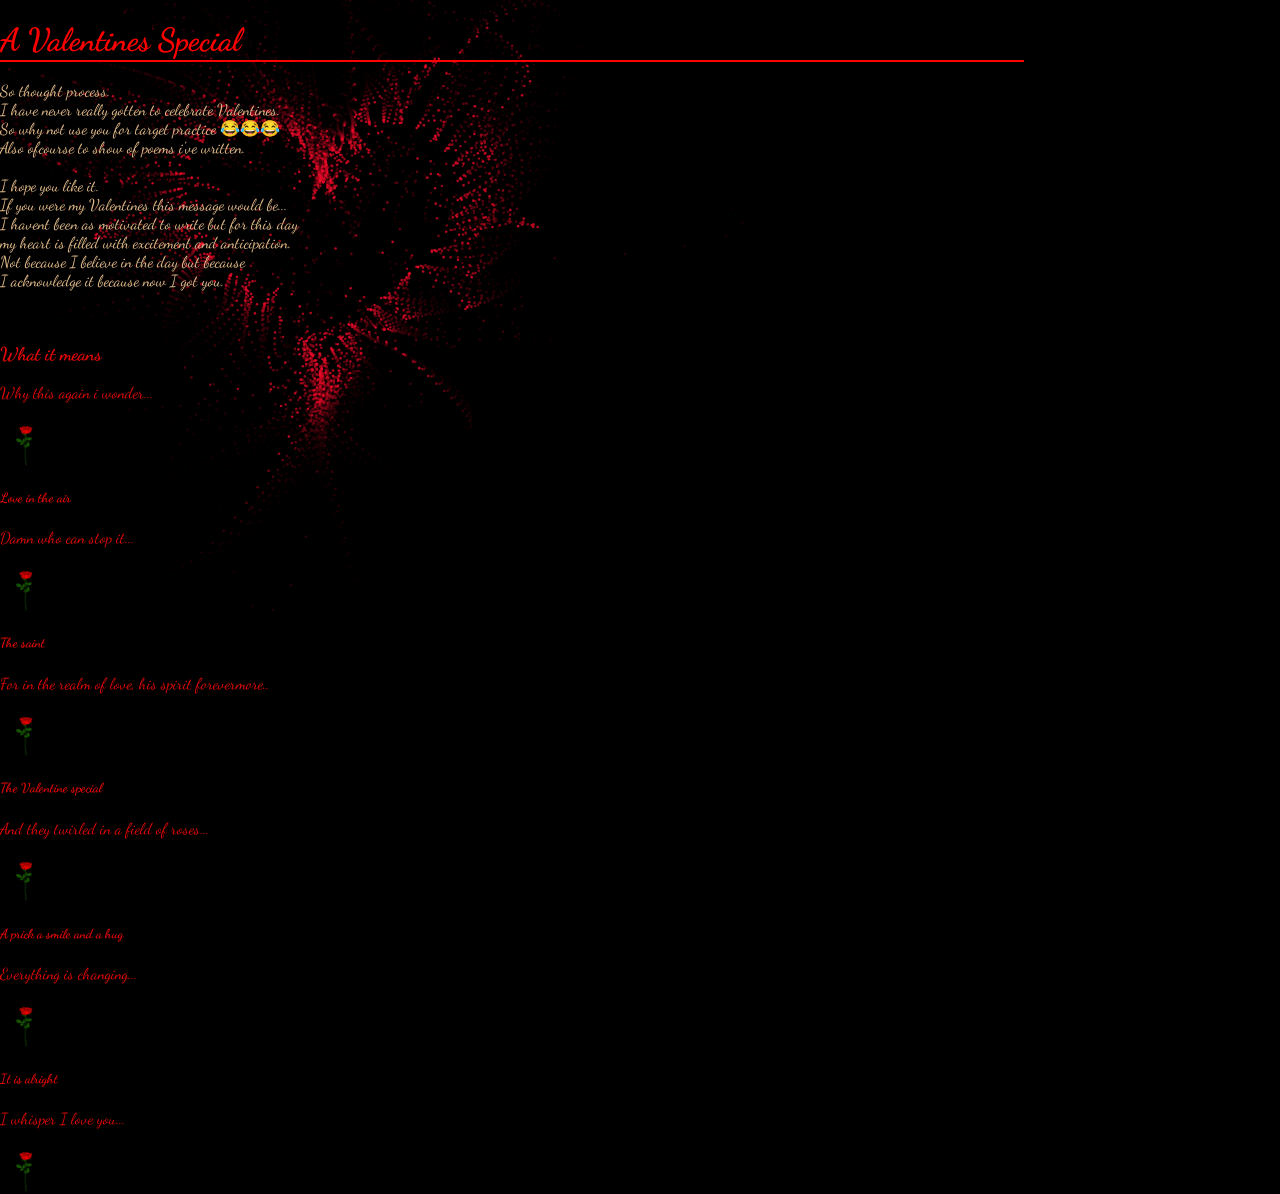
<file: index.html>
<!DOCTYPE html>
<html lang="en">
  <head>
    <meta charset="UTF-8">
  <meta name="viewport" content="width=device-width, initial-scale=1.0">
 
    <title>Happy Valentines</title>
    <link rel="preconnect" href="https://fonts.googleapis.com">
<link rel="preconnect" href="https://fonts.gstatic.com" crossorigin>
<link href="https://fonts.googleapis.com/css2?family=Dancing+Script:wght@400..700&display=swap" rel="stylesheet">
    <link rel="stylesheet" href="./style.css" />
  </head>
  <body>
    <main>
      <div>
        <h1 class="red-underline"><strong>A Valentines Special</strong></h1>
        <p class="subtext pink-text">
          So thought process. <br>I have never really gotten to celebrate Valentines. 
          <br>So why not use you for target practice 😂😂😂<br>
           Also ofcourse to show of poems i've written. <br> 
           <br>I hope you like it. 
           <br>If you were my Valentines this message would be...
           <br>I havent been as motivated to write but for this day 
           <br> my heart is filled with excitement and anticipation. <br> 
           Not because I believe in the day but because <br>
            I acknowledge it because now I got you.
        </p>
        <br>
      </div>

      <div class="card" style="width: 18rem">
        <div class="card-body">
          <h3 class="card-title red-text">What it means</h5>
          <p class="card-text red-text">Why this again i wonder...</p>
          <a href="poems/poem1.html" class="expand">
            <img src="rose.png" alt="Rose Icon" class="rose-icon" />
          </a>
        </div>
      </div>
      <div class="card" style="width: 18rem">
        <div class="card-body">
          <h5 class="card-title red-text">Love in the air</h5>
          <p class="card-text red-text">Damn who can stop it...</p>
          <a href="poems/poem2.html" class="expand">
            <img src="rose.png" alt="Rose Icon" class="rose-icon" />
          </a>
        </div>
      </div>
      <div class="card" style="width: 18rem">
        <div class="card-body">
          <h5 class="card-title red-text">The saint</h5>
          <p class="card-text red-text">For in the realm of love, his spirit forevermore..</p>
          <a href="poems/poem3.html" class="expand">
            <img src="rose.png" alt="Rose Icon" class="rose-icon" />
          </a>
        </div>
      </div>
      <div class="card" style="width: 18rem">
        <div class="card-body">
          <h5 class="card-title red-text">The Valentine special</h5>
          <p class="card-text red-text">And they twirled in a field of roses...</p>
          <a href="poems/poem4.html" class="expand">
            <img src="rose.png" alt="Rose Icon" class="rose-icon" />
          </a>
        </div>
      </div>
      <div class="card" style="width: 18rem">
        <div class="card-body">
          <h5 class="card-title red-text">A prick a smile and a hug</h5>
          <p class="card-text red-text">Everything is  changing...</p>
          <a href="poems/poem5.html" class="expand">
            <img src="rose.png" alt="Rose Icon" class="rose-icon" />
          </a>
        </div>
      </div>
      <div class="card" style="width: 18rem">
        <div class="card-body">
          <h5 class="card-title red-text">It is alright</h5>
          <p class="card-text red-text">I whisper I love you...</p>
          <a href="poems/poem6.html" class="expand">
            <img src="rose.png" alt="Rose Icon" class="rose-icon" />
          </a>
        </div>

    </main>
    <canvas id="canvas"></canvas>
    <!-- partial -->
    <script src="./script.js"></script>
  </body>
</html>
</file>
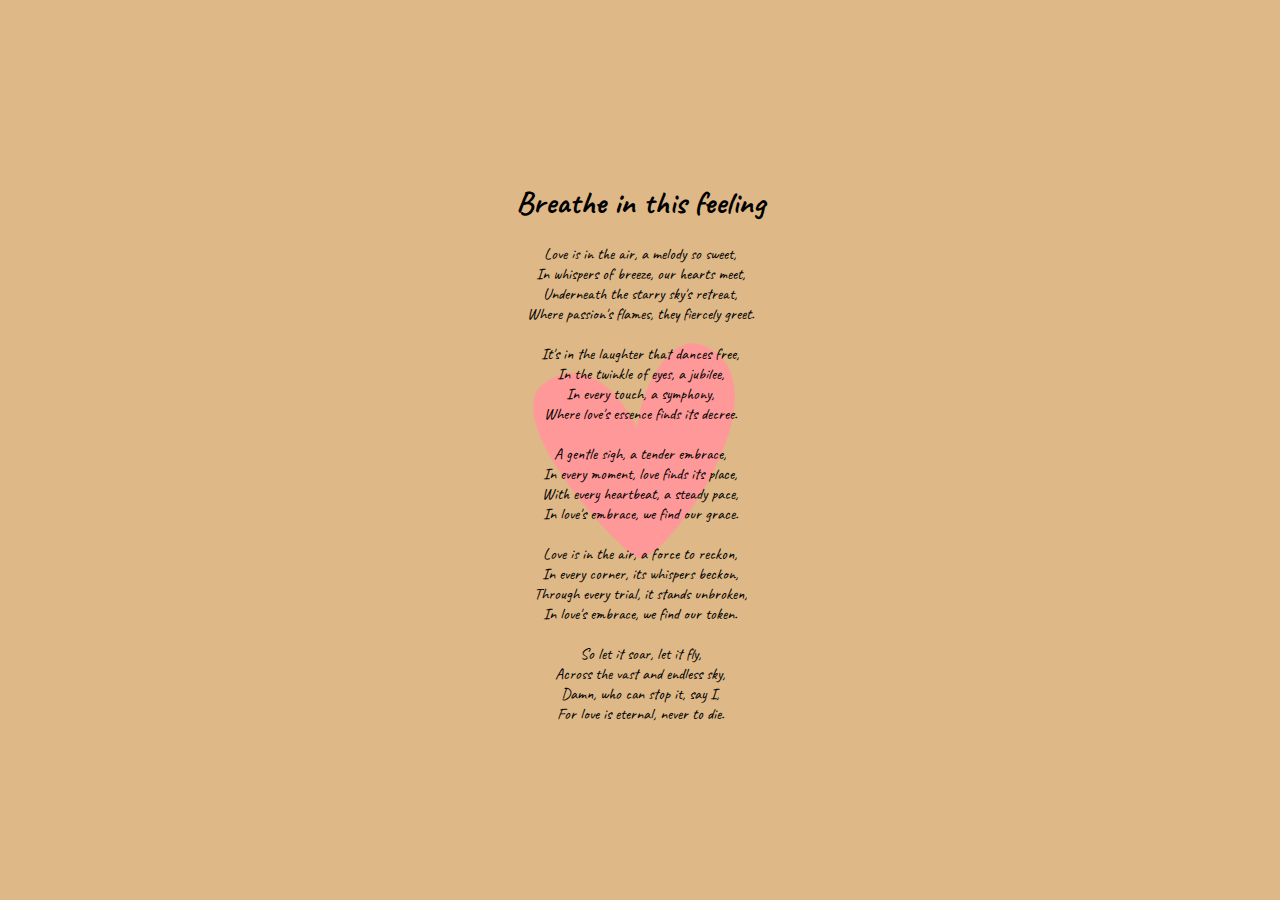
<file: poems/poem2.html>
<!DOCTYPE html>
<html lang="en">
<head>
  <meta charset="UTF-8">
  <meta name="viewport" content="width=device-width, initial-scale=1.0">
  <title>Breathe innnn....</title>
  <link rel="preconnect" href="https://fonts.googleapis.com">
<link rel="preconnect" href="https://fonts.gstatic.com" crossorigin>
<link href="https://fonts.googleapis.com/css2?family=Caveat:wght@400..700&family=Lobster&display=swap" rel="stylesheet">
  <style>
    body {
      height: 100vh;
      display: flex;
      justify-content: center;
      align-items: center;
      margin: 0;
      font-family: "Caveat", cursive;
      background: burlywood;
    }

    #poem-container {
      position: relative;
      max-width: 800px; /* Adjust as needed */
      padding: 20px;
      z-index: 1;
      text-align: center; /* Center poem text */
    }

    svg {
      position: absolute;
      top: 0;
      left: 0;
      width: 100%;
      height: 100%;
      z-index: 0;
    }

    svg path#line {
      fill: none;
      stroke: #e00000;
      stroke-width: 2;
      stroke-linecap: butt;
      stroke-linejoin: round;
      stroke-miterlimit: 4;
      stroke-dasharray: none;
      stroke-opacity: 1;
      stroke-dasharray: 1;
      stroke-dashoffset: 1;
      animation: dash 4s linear infinite;
    }

    svg path#heart {
      transform-origin: 50% 50%;
      animation: blink 4s linear infinite;
      fill: #ff9999;
      stroke: #ff9999;
      stroke-width: 1.5;
      stroke-linecap: butt;
      stroke-linejoin: miter;
      stroke-miterlimit: 4;
      stroke-dasharray: none;
      stroke-opacity: 1;
    }

    @keyframes dash {
      0% {
        stroke-dashoffset: 1;
      }
      80% {
        stroke-dashoffset: 0;
      }
      100% {
        stroke-dashoffset: 0;
      }
    }

    @keyframes blink {
      0% {
        opacity: 0;
        transform: scale(0);
      }
      60% {
        opacity: 0;
        transform: scale(0);
      }
      70% {
        opacity: 1;
        transform: scale(1.2);
      }
      75% {
        opacity: 1;
        transform: scale(1.0);
      }
      80% {
        opacity: 1;
        transform: scale(1.2);
      }
      85% {
        opacity: 1;
        transform: scale(1.0);
      }
      100% {
        opacity: 0;
        transform: scale(1.0);
      }
    }
  </style>
</head>
<body>
  <div id="poem-container">
    <h1>Breathe in this feeling</h1>
    <p>
      Love is in the air, a melody so sweet,<br>
In whispers of breeze, our hearts meet,<br>
Underneath the starry sky's retreat,<br>
Where passion's flames, they fiercely greet.<br><br>

It's in the laughter that dances free,<br>
In the twinkle of eyes, a jubilee,<br>
In every touch, a symphony,<br>
Where love's essence finds its decree.<br><br>

A gentle sigh, a tender embrace,<br>
In every moment, love finds its place,<br>
With every heartbeat, a steady pace,<br>
In love's embrace, we find our grace.<br><br>

Love is in the air, a force to reckon,<br>
In every corner, its whispers beckon,<br>
Through every trial, it stands unbroken,<br>
In love's embrace, we find our token.<br><br>

So let it soar, let it fly,<br>
Across the vast and endless sky,<br>
Damn, who can stop it, say I,<br>
For love is eternal, never to die.<br>

    </p>
  </div>

  <svg xmlns="http://www.w3.org/2000/svg" id="svg5" version="1.1" viewBox="0 0 502.98 108.61">
    <path id="heart" d="M213.35 29.43c19.41-15.19 33.68 10.86 37.73 18.82-.28-13.61 11.64-40.98 25.94-34.01 32.3 15.74-15.88 83.8-26.4 81.76-13.24-9-51.35-53.3-37.27-66.57Z" style="fill:#ff9999;stroke:#ff9999;stroke-width:1.5;stroke-linecap:butt;stroke-linejoin:miter;stroke-miterlimit:4;stroke-dasharray:none;stroke-opacity:1"/>
    <path  pathLength="1" id="line" d="M5.32 78.13c.96-.01 5-8.5 5.54-8.54.58-.05 6.1 8.51 7.1 8.51 3.66 0 9.29.06 10.71.05 2.53-.01 4.82-72.88 4.82-72.88l4.76 97.28 3.97-24.45 20.45-.22C64 77.86 77.1 63.66 78.36 63.8c1.31.15 6.68 14.08 7.94 14.07 2.3-.03 33.32.04 35.76.02.96 0 5-8.5 5.53-8.53.59-.05 6.1 8.51 7.1 8.5 3.66 0 9.3.07 10.72.06 2.53-.02 4.81-72.89 4.81-72.89l4.77 97.28 3.97-24.44s83.34-3.33 74.69 7.67c-8.65 11-45.3-42.94-31.65-53.58 25.6-19.96 49.96 36.94 40.26 36.5-12.2-.53 1.8-62.32 23.41-51.7 32.24 15.86-17.56 84.92-26.4 81.77-5.73-2.05-.68-21.68 31.4-26.58 26.65-6.42 29.5 2.35 52.62 7.11 2.53-.02 4.82-72.89 4.82-72.89l4.76 97.28 3.97-24.44 20.45-.22c1.31-.02 14.41-14.22 15.68-14.07 1.32.15 6.7 14.08 7.95 14.07 2.29-.03 33.32.04 35.76.02.95 0 5-8.5 5.53-8.54.58-.04 6.1 8.52 7.1 8.52 3.66 0 9.3.06 10.72.05 2.53-.02 4.81-72.89 4.81-72.89l4.77 97.28 3.97-24.44 20.45-.23c1.31-.01 14.4-14.22 15.68-14.07 1.32
</file>
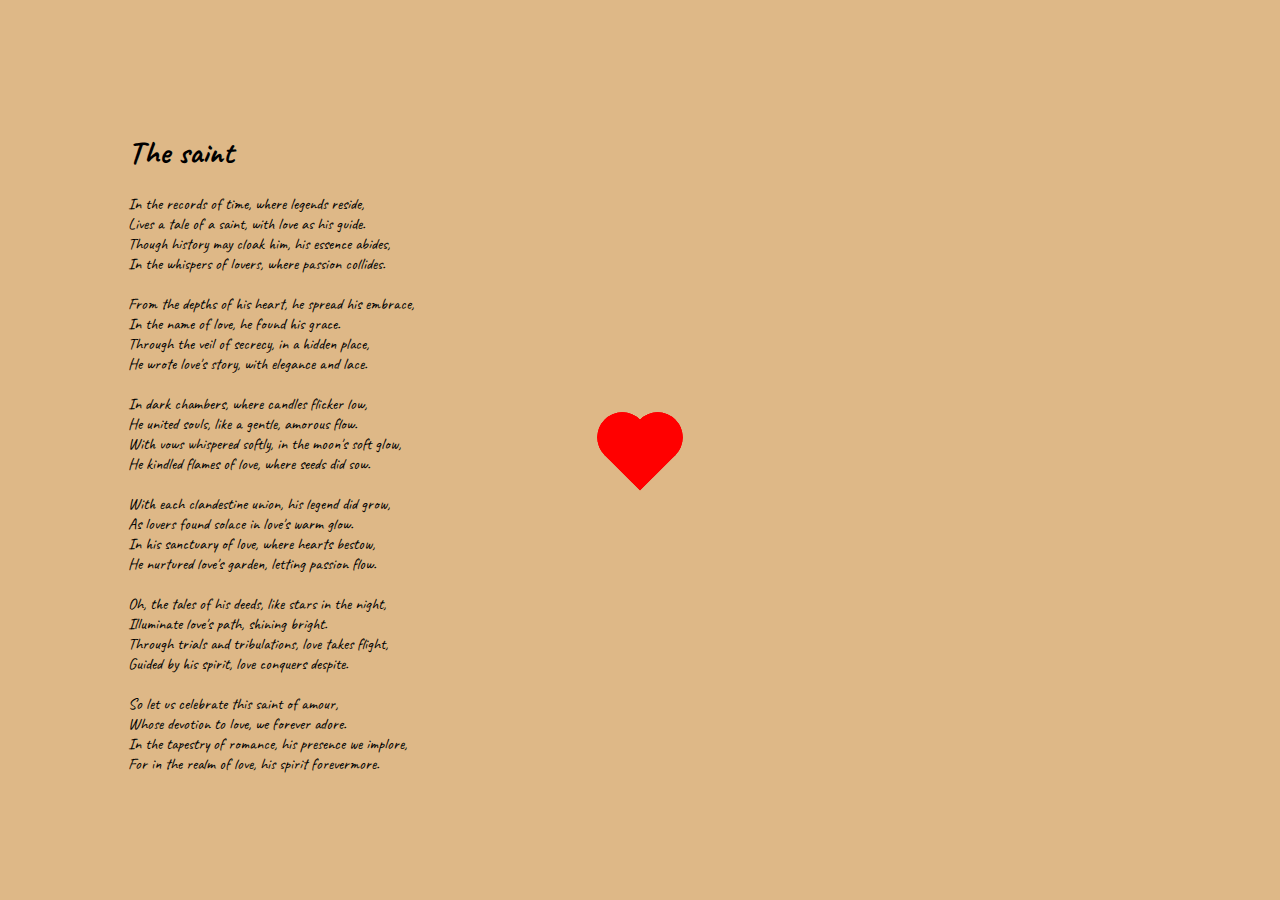
<file: poems/poem3.html>
<!DOCTYPE html>
<html lang="en">
  <head>
    <meta charset="UTF-8" />
    <meta name="viewport" content="width=device-width, initial-scale=1.0" />
    <title>The Man The Legend The Myth</title>
    <link rel="preconnect" href="https://fonts.googleapis.com" />
    <link rel="preconnect" href="https://fonts.gstatic.com" crossorigin />
    <link
      href="https://fonts.googleapis.com/css2?family=Caveat:wght@400..700&family=Lobster&display=swap"
      rel="stylesheet"
    />
    <style>
      body,
      html {
        width: 100%;
        height: 100%;
        display: flex;
        justify-content: center;
        align-items: center;
        background: burlywood;
        margin: 0;
        font-family: "Caveat", cursive;
      }

      #poem-container {
        position: absolute;
        margin-left: 15%;
        margin-right: 15%;
        width: 80%;

        text-align: left;
        color: rgb(0, 0, 0);
        z-index: 2;
      }

      .container {
        position: relative;
        width: 100px;
        height: 100px;
        display: flex;
        justify-content: center;
        align-items: center;
        animation-name: shake;
        animation-duration: 2s;
        animation-iteration-count: infinite;
      }

      .container .base {
        width: 50%;
        height: 50%;
        background: red;
        transform: rotate(45deg);
        position: relative;
        top: 5%;
      }

      .container .base.primary {
        animation-name: beating-heart;
        animation-duration: 2s;
        animation-iteration-count: infinite;
        z-index: 1;
      }

      .container .base.secondary {
        position: absolute;
        top: 30%;
        animation-name: ripple-one;
        animation-duration: 2s;
        animation-iteration-count: infinite;
      }

      .container .base.tertiary {
        position: absolute;
        top: 30%;
        animation-name: ripple-two;
        animation-duration: 2s;
        animation-iteration-count: infinite;
      }

      .container .base .part {
        width: 100%;
        height: 100%;
        border-radius: 50%;
        background: red;
        position: absolute;
      }

      .container .base .part.left {
        top: 0;
        left: -50%;
      }

      .container .base .part.right {
        top: -50%;
        left: 0;
      }

      @keyframes shake {
        0% {
          transform: rotate(0deg);
        }
        55% {
          transform: rotate(0deg);
        }
        57% {
          transform: rotate(5deg);
        }
        59% {
          transform: rotate(0deg);
        }
        61% {
          transform: rotate(0deg);
        }
        63% {
          transform: rotate(-5deg);
        }
        65% {
          transform: rotate(0deg);
        }
        85% {
          transform: rotate(0deg);
        }
        87% {
          transform: rotate(5deg);
        }
        89% {
          transform: rotate(0deg);
        }
        91% {
          transform: rotate(0deg);
        }
        93% {
          transform: rotate(-5deg);
        }
        95% {
          transform: rotate(0deg);
        }
        100% {
          transform: rotate(0deg);
        }
      }

      @keyframes beating-heart {
        0% {
          transform: rotate(45deg) scale(1, 1);
        }
        40% {
          transform: rotate(45deg) scale(1, 1);
        }
        50% {
          transform: rotate(45deg) scale(2, 2);
        }
        60% {
          transform: rotate(45deg) scale(1, 1);
        }
        70% {
          transform: rotate(45deg) scale(1, 1);
        }
        80% {
          transform: rotate(45deg) scale(2, 2);
        }
        100% {
          transform: rotate(45deg) scale(1, 1);
        }
      }

      @keyframes ripple-one {
        0% {
          transform: rotate(45deg) scale(1, 1);
          opacity: 1;
        }
        40% {
          transform: rotate(45deg) scale(1, 1);
          opacity: 1;
        }
        70% {
          transform: rotate(45deg) scale(4, 4);
          opacity: 0;
        }
        71% {
          transform: rotate(45deg) scale(1, 1);
          opacity: 0;
        }
        100% {
          transform: rotate(45deg) scale(1, 1);
          opacity: 0;
        }
      }

      @keyframes ripple-two {
        0% {
          transform: rotate(45deg) scale(1, 1);
          opacity: 1;
        }
        70% {
          transform: rotate(45deg) scale(1, 1);
          opacity: 1;
        }
        99% {
          transform: rotate(45deg) scale(4, 4);
          opacity: 0;
        }
        100% {
          transform: rotate(45deg) scale(1, 1);
          opacity: 0;
        }
      }
    </style>
  </head>
  <body>
    <div id="poem-container">
      <h1>The saint</h1>
      <p>
        In the records of time, where legends reside,<br />
        Lives a tale of a saint, with love as his guide.<br />
        Though history may cloak him, his essence abides,<br />
        In the whispers of lovers, where passion collides.<br /><br />

        From the depths of his heart, he spread his embrace,<br />
        In the name of love, he found his grace.<br />
        Through the veil of secrecy, in a hidden place,<br />
        He wrote love's story, with elegance and lace.<br /><br />

        In dark chambers, where candles flicker low,<br />
        He united souls, like a gentle, amorous flow.<br />
        With vows whispered softly, in the moon's soft glow,<br />
        He kindled flames of love, where seeds did sow.<br /><br />

        With each clandestine union, his legend did grow,<br />
        As lovers found solace in love's warm glow.<br />
        In his sanctuary of love, where hearts bestow,<br />
        He nurtured love's garden, letting passion flow.<br /><br />

        Oh, the tales of his deeds, like stars in the night,<br />
        Illuminate love's path, shining bright.<br />
        Through trials and tribulations, love takes flight,<br />
        Guided by his spirit, love conquers despite.<br /><br />

        So let us celebrate this saint of amour,<br />
        Whose devotion to love, we forever adore.<br />
        In the tapestry of romance, his presence we implore,<br />
        For in the realm of love, his spirit forevermore.<br />
      </p>
    </div>

    <div class="container">
      <div class="base primary">
        <div class="part left"></div>
        <div class="part right"></div>
      </div>
      <div class="base secondary">
        <div class="part left"></div>
        <div class="part right"></div>
      </div>
      <div class="base tertiary">
        <div class="part left"></div>
        <div class="part right"></div>
      </div>
    </div>
  </body>
</html>
</file>
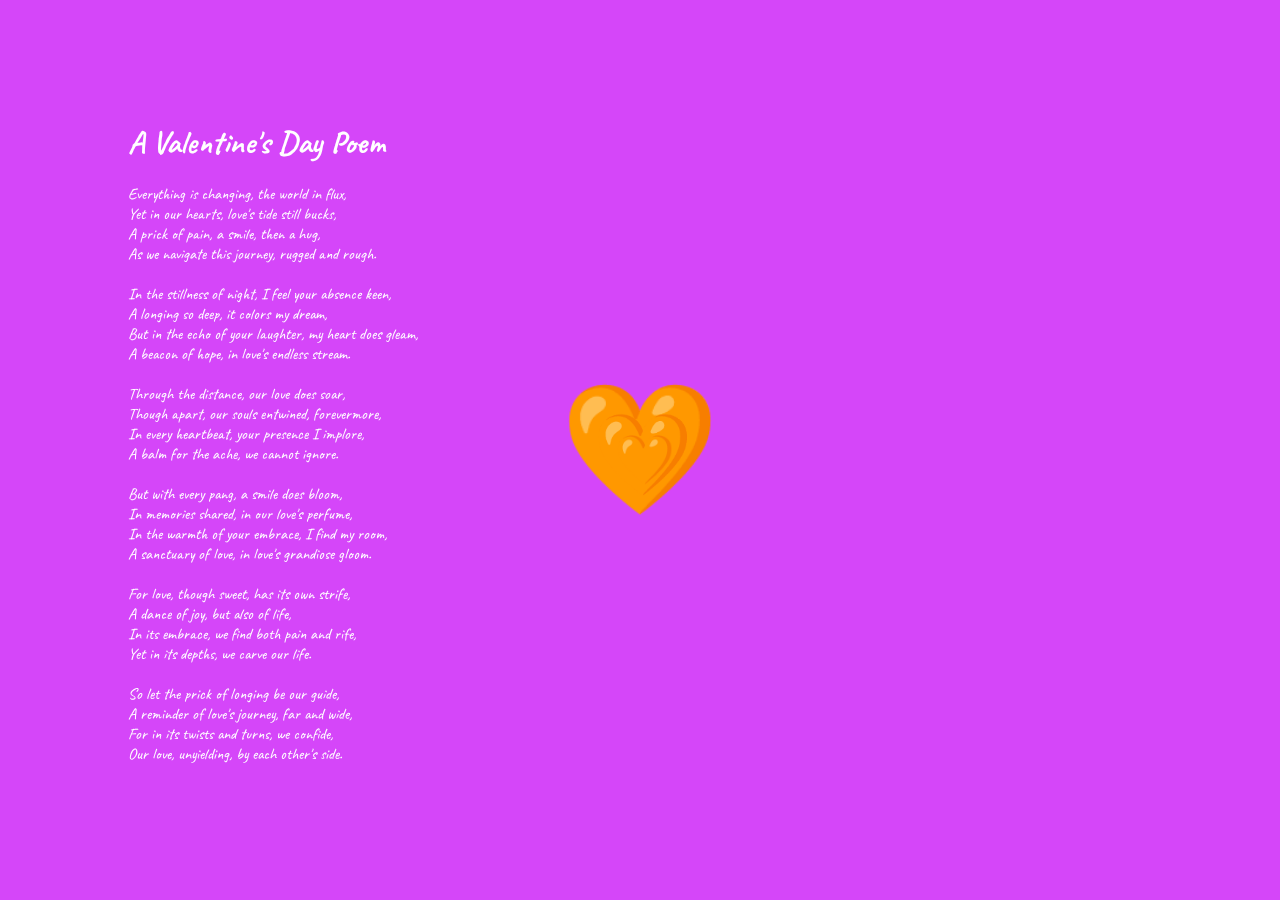
<file: poems/poem5.html>
<!DOCTYPE html>
<html lang="en">
  <head>
    <meta charset="UTF-8" />
    <meta name="viewport" content="width=device-width, initial-scale=1.0" />
    <title>A day of grace</title>
    <link rel="preconnect" href="https://fonts.googleapis.com" />
    <link rel="preconnect" href="https://fonts.gstatic.com" crossorigin />
    <link
      href="https://fonts.googleapis.com/css2?family=Caveat:wght@400..700&family=Lobster&display=swap"
      rel="stylesheet"
    />
    <style>
      body {
        padding: 0;
        margin: 0;
        width: 100%;
        min-height: 100vh;
        display: flex;
        background: #c80cf7c2;
        justify-content: center;
        align-items: center;
        font-family: "Caveat", cursive;
      }

      .container {
        position: relative;
        transform-style: preserve-3d;
        transform-origin: center;
        animation: 3s spin cubic-bezier(0.32, -0.45, 0.26, 1.26) infinite;
        z-index: 1;
      }

      @keyframes spin {
        from {
          transform: rotatey(0deg);
        }
        to {
          transform: rotatey(360deg);
        }
      }

      .adjustment {
        text-align: center;
        position: absolute;
        z-index: 0;
      }

      .l1 {
        transform: translatez(50px);
        font-size: 3em;
        top: 60px;
        left: 55px;
      }

      .l2 {
        transform: translatez(25px);
        font-size: 5em;
        top: 35px;
        left: 33px;
      }

      .l3 {
        position: static;
        font-size: 8em;
        transform: translatez(0px);
      }

      .l4 {
        transform: translatez(-25px);
        font-size: 6em;
        top: 25px;
        left: 22px;
      }

      .l5 {
        transform: translatez(-50px);
        font-size: 3em;
        top: 60px;
        left: 55px;
      }

      .poem-container {
        position: absolute;
        margin-left: 15%;
        margin-right: 15%;
        width: 80%;

        text-align: left;
        color: white;
        z-index: 2;
      }

      .poem {
        font-size: 15px;
        line-height: 1.5rem;
      }
    </style>
  </head>
  <body>
    <div class="container">
      <div class="adjustment l1">🧡</div>
      <div class="adjustment l2">🧡</div>
      <div class="adjustment l3">🧡</div>
      <div class="adjustment l4">🧡</div>
      <div class="adjustment l5">🧡</div>
    </div>
    <div class="poem-container">
      <h1>A Valentine's Day Poem</h1>
      <p>
        Everything is changing, the world in flux,<br />
        Yet in our hearts, love's tide still bucks,<br />
        A prick of pain, a smile, then a hug,<br />
        As we navigate this journey, rugged and rough.<br /><br />

        In the stillness of night, I feel your absence keen,<br />
        A longing so deep, it colors my dream,<br />
        But in the echo of your laughter, my heart does gleam,<br />
        A beacon of hope, in love's endless stream.<br /><br />

        Through the distance, our love does soar,<br />
        Though apart, our souls entwined, forevermore,<br />
        In every heartbeat, your presence I implore,<br />
        A balm for the ache, we cannot ignore.<br /><br />

        But with every pang, a smile does bloom,<br />
        In memories shared, in our love's perfume,<br />
        In the warmth of your embrace, I find my room,<br />
        A sanctuary of love, in love's grandiose gloom.<br /><br />

        For love, though sweet, has its own strife,<br />
        A dance of joy, but also of life,<br />
        In its embrace, we find both pain and rife,<br />
        Yet in its depths, we carve our life.<br /><br />

        So let the prick of longing be our guide,<br />
        A reminder of love's journey, far and wide,<br />
        For in its twists and turns, we confide,<br />
        Our love, unyielding, by each other's side.<br /><br />
      </p>
    </div>
  </body>
</html>
</file>
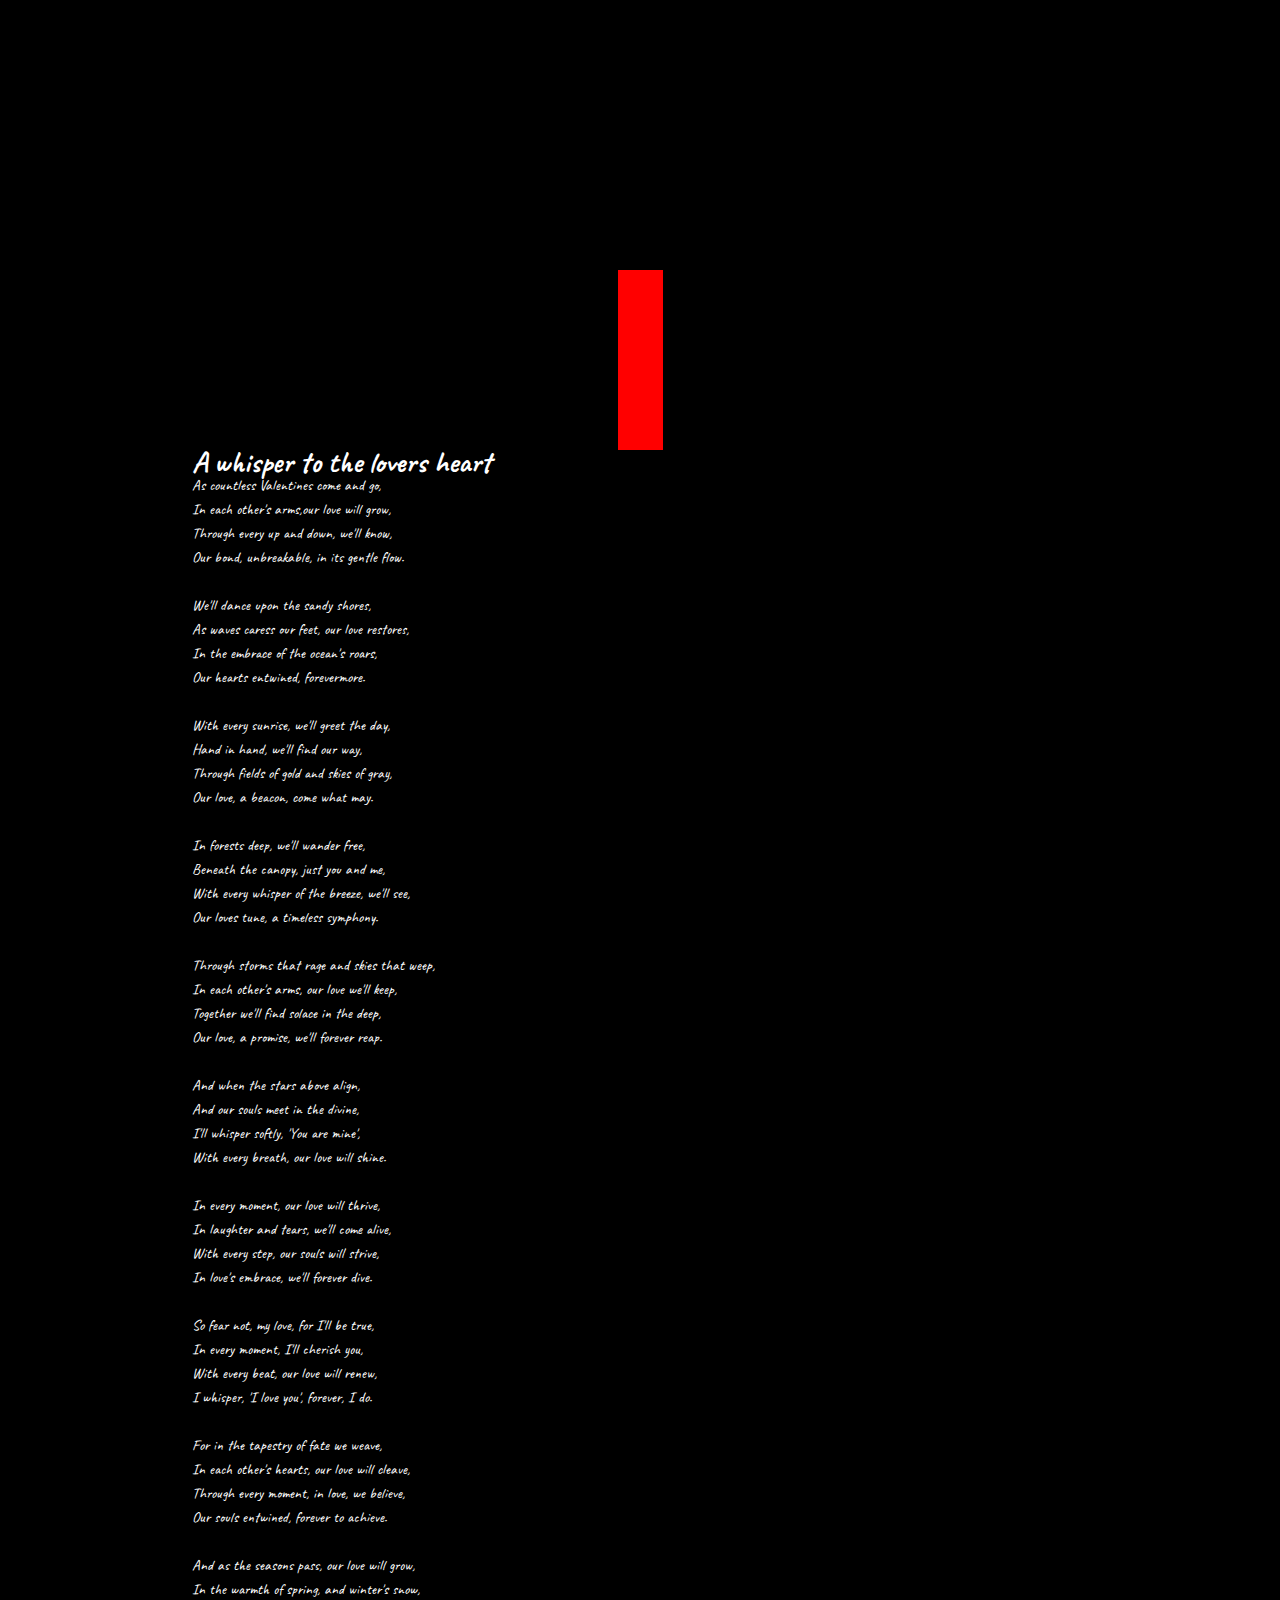
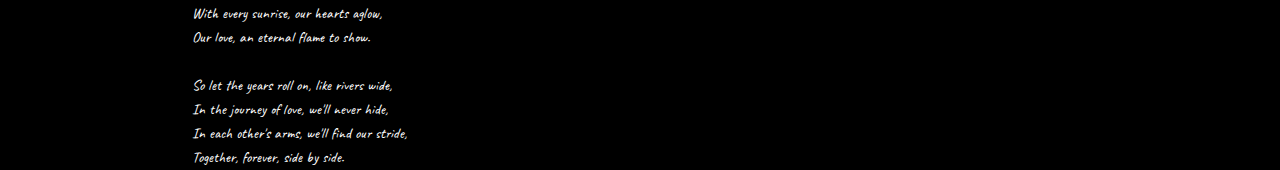
<file: poems/poem6.html>
<!DOCTYPE html>
<html lang="en">
  <head>
    <meta charset="UTF-8" />
    <meta name="viewport" content="width=device-width, initial-scale=1.0" />
    <link rel="preconnect" href="https://fonts.googleapis.com" />
    <link rel="preconnect" href="https://fonts.gstatic.com" crossorigin />
    <link
      href="https://fonts.googleapis.com/css2?family=Caveat:wght@400..700&family=Lobster&display=swap"
      rel="stylesheet"
    />

    <title>I heart You</title>
    <style>
      /* CSS styles for the heart animation */
      *,
      *::before,
      *::after {
        box-sizing: border-box;
        margin: 0;
        padding: 0;
      }

      body {
        background-color: black;
        font-size: 16px;
        font-family: "Caveat", cursive;
      }

      .iheartu {
        animation: iheartu 6s linear infinite;
        background-color: red;
        border-radius: 0 0 0 0;
        border: 0 solid transparent;
        height: 5vmin;
        margin: 0 auto;
        margin-top: 45vmin;
        position: relative;
        transform: rotate(0);
        width: 5vmin;
      }

      .iheartu:before {
        animation: iheartu-before 6s linear infinite;
        content: "";
        position: absolute;
        background-color: red;
        border-radius: 0 0 0 0;
        height: 15vmin;
        left: 0;
        top: -15vmin;
        transform: rotate(0);
        width: 2.5vmin;
      }

      .iheartu:after {
        animation: iheartu-after 6s linear infinite;
        content: "";
        position: absolute;
        background-color: red;
        border-radius: 0 0 0 0;
        height: 15vmin;
        left: 2.5vmin;
        right: 0;
        top: -15vmin;
        transform: rotate(0);
        width: 2.5vmin;
      }

      @keyframes iheartu {
        0% {
          background-color: red;
          border-radius: 0 0 0 0;
          border: 0 solid transparent;
          height: 5vmin;
          margin: 0 auto;
          margin-top: 45vmin;
          position: relative;
          transform: rotate(0);
          width: 5vmin;
        }
        30% {
          background-color: red;
          border-radius: 0 0 0 0;
          border: 0 solid transparent;
          height: 5vmin;
          margin: 0 auto;
          margin-top: 45vmin;
          position: relative;
          transform: rotate(0);
          width: 5vmin;
        }
        33.3% {
          background-color: red;
          border-radius: 0 0 0 0;
          border: 0 solid transparent;
          height: 10vmin;
          margin: 0 auto;
          margin-top: 37vmin;
          position: relative;
          transform: rotate(-45deg);
          width: 10vmin;
        }
        63.3% {
          background-color: red;
          border-radius: 0 0 0 0;
          border: 0 solid transparent;
          height: 10vmin;
          margin: 0 auto;
          margin-top: 37vmin;
          position: relative;
          transform: rotate(-45deg);
          width: 10vmin;
        }
        66.6% {
          background-color: black;
          border-bottom: 5vmin solid red;
          border-left: 5vmin solid red;
          border-right: 5vmin solid red;
          border-radius: 0 0 10vmin 10vmin;
          margin-top: 40vmin;
          height: 10vmin;
          transform: rotate(0);
          width: 20vmin;
        }
        96.6% {
          background-color: black;
          border-bottom: 5vmin solid red;
          border-left: 5vmin solid red;
          border-right: 5vmin solid red;
          border-radius: 0 0 10vmin 10vmin;
          margin-top: 40vmin;
          height: 10vmin;
          transform: rotate(0);
          width: 20vmin;
        }
      }

      @keyframes iheartu-before {
        0% {
          content: "";
          position: absolute;
          background-color: red;
          border-radius: 0 0 0 0;
          height: 15vmin;
          left: 0;
          top: -15vmin;
          transform: rotate(0);
          width: 2.5vmin;
        }
        30% {
          content: "";
          position: absolute;
          background-color: red;
          border-radius: 0 0 0 0;
          height: 15vmin;
          left: 0;
          top: -15vmin;
          transform: rotate(0);
          width: 2.5vmin;
        }
        33.3% {
          content: "";
          position: absolute;
          border-radius: 10vmin 10vmin 0 0;
          height: 10.1vmin;
          left: 0;
          top: -10vmin;
          transform: rotate(0);
          width: 11vmin;
        }
        63.3% {
          content: "";
          position: absolute;
          border-radius: 10vmin 10vmin 0 0;
          height: 10.1vmin;
          left: 0;
          top: -10vmin;
          transform: rotate(0);
          width: 11vmin;
        }
        66.6% {
          content: "";
          position: absolute;
          background-color: red;
          border-radius: 0 0 0 0;
          height: 10.1vmin;
          left: -5vmin;
          top: -10vmin;
          transform: rotate(0);
          width: 5vmin;
        }
        96.6% {
          content: "";
          position: absolute;
          background-color: red;
          border-radius: 0 0 0 0;
          height: 10.1vmin;
          left: -5vmin;
          top: -10vmin;
          transform: rotate(0);
          width: 5vmin;
        }
      }

      @keyframes iheartu-after {
        0% {
          content: "";
          position: absolute;
          background-color: red;
          border-radius: 0 0 0 0;
          height: 15vmin;
          left: 2.5vmin;
          right: 0;
          top: -15vmin;
          transform: rotate(0);
          width: 2.5vmin;
        }
        30% {
          content: "";
          position: absolute;
          background-color: red;
          border-radius: 0 0 0 0;
          height: 15vmin;
          left: 2.5vmin;
          right: 0;
          top: -15vmin;
          transform: rotate(0);
          width: 2.5vmin;
        }
        33.3% {
          content: "";
          position: absolute;
          border-radius: 10vmin 10vmin 0 0;
          height: 11.1vmin;
          left: 9vmin;
          right: -1vmin;
          top: -1vmin;
          transform: rotate(90deg);
          width: 11vmin;
        }
        63.3% {
          content: "";
          position: absolute;
          border-radius: 10vmin 10vmin 0 0;
          height: 11.1vmin;
          left: 9vmin;
          right: -1vmin;
          top: -1vmin;
          transform: rotate(90deg);
          width: 11vmin;
        }
        66.6% {
          content: "";
          position: absolute;
          background-color: red;
          border-radius: 0 0 0 0;
          height: 10.1vmin;
          left: 10vmin;
          right: 0;
          top: -10vmin;
          transform: rotate(0);
          width: 5vmin;
        }
        96.6% {
          content: "";
          position: absolute;
          background-color: red;
          border-radius: 0 0 0 0;
          height: 10.1vmin;
          left: 10vmin;
          right: 0;
          top: -10vmin;
          transform: rotate(0);
          width: 5vmin;
        }
      }

      /* CSS styles for the poem */
      .poem-container {
        position: relative;
        margin-left: 15%;
        margin-right: 15%;
        width: 80%;

        text-align: left;
        color: white;
        z-index: 2;
      }

      .poem {
        font-size: 15px;
        line-height: 1.5rem; 
      }
    </style>
  </head>
  <body>
    <div class="iheartu"></div>
    <div class="poem-container">
      <div class="poem">
        <h1>A whisper to the lovers heart</h1>
        
        As countless Valentines come and go,<br />
        In each other's arms,our love will grow,<br />
        Through every up and down, we'll know,<br />
        Our bond, unbreakable, in its gentle flow.<br /><br />

        We'll dance upon the sandy shores,<br />
        As waves caress our feet, our love restores,<br />
        In the embrace of the ocean's roars,<br />
        Our hearts entwined, forevermore.<br /><br />

        With every sunrise, we'll greet the day,<br />
        Hand in hand, we'll find our way,<br />
        Through fields of gold and skies of gray,<br />
        Our love, a beacon, come what may.<br /><br />

        In forests deep, we'll wander free,<br />
        Beneath the canopy, just you and me,<br />
        With every whisper of the breeze, we'll see,<br />
        Our loves tune, a timeless symphony.<br /><br />

        Through storms that rage and skies that weep,<br />
        In each other's arms, our love we'll keep,<br />
        Together we'll find solace in the deep,<br />
        Our love, a promise, we'll forever reap.<br /><br />

        And when the stars above align,<br />
        And our souls meet in the divine,<br />
        I'll whisper softly, 'You are mine',<br />
        With every breath, our love will shine.<br /><br />

        In every moment, our love will thrive,<br />
        In laughter and tears, we'll come alive,<br />
        With every step, our souls will strive,<br />
        In love's embrace, we'll forever dive.<br /><br />

        So fear not, my love, for I'll be true,<br />
        In every moment, I'll cherish you,<br />
        With every beat, our love will renew,<br />
        I whisper, 'I love you', forever, I do.<br /><br />

        For in the tapestry of fate we weave,<br />
        In each other's hearts, our love will cleave,<br />
        Through every moment, in love, we believe,<br />
        Our souls entwined, forever to achieve.<br /><br />

        And as the seasons pass, our love will grow,<br />
        In the warmth of spring, and winter's snow,<br />
        With every sunrise, our hearts aglow,<br />
        Our love, an eternal flame to show.<br /><br />

        So let the years roll on, like rivers wide,<br />
        In the journey of love, we'll never hide,<br />
        In each other's arms, we'll find our stride,<br />
        Together, forever, side by side.<br />
      </div>
    </div>
  </body>
</html>
</file>
<file: style.css>
html, body {
    margin: 0;
    padding: 0;
    width: 100%;
    height: 100%;
}

body {
    position: relative; 
    background: #000000;
    

}

#canvas {
    position: fixed; 
    top: 0;
    left: 0;
    width: 100%; 
    height: 100%; 
    z-index: -1; 
}

.overlay-content {
    position: absolute; 
    top: 50%; 
    left: 50%; 
    transform: translate(-50%, -50%); 
    z-index: 1; 
    color: #fff; 
}
h1{
    color:red;
    font-family: "Dancing Script", cursive;
}
a {
    color: rgb(201, 19, 35);
  }
  
  a:visited {
    color: black;
  }
  
  a:hover {
    color: brown;
  }
  
  a:active {
    color:red;
  }
  a {
    text-decoration: blink;
  }
  .rose-icon {
    width: 50px;
    height: auto; 
    vertical-align: middle;
}
.red-text {
    color: rgb(226, 7, 7);
    font-family:"Dancing Script", cursive;
}

.pink-text {
    color:burlywood;
    font-family:"Dancing Script", cursive;
}
.red-underline {
  position: relative;
}

.red-underline::after {
  content: '';
  position: absolute;
  left: 0;
  bottom: -3px; /* Adjust as needed */
  width: 80%;
  height: 2px; /* Adjust thickness as needed */
  background-color: red; /* Set the underline color */
}
</file>
